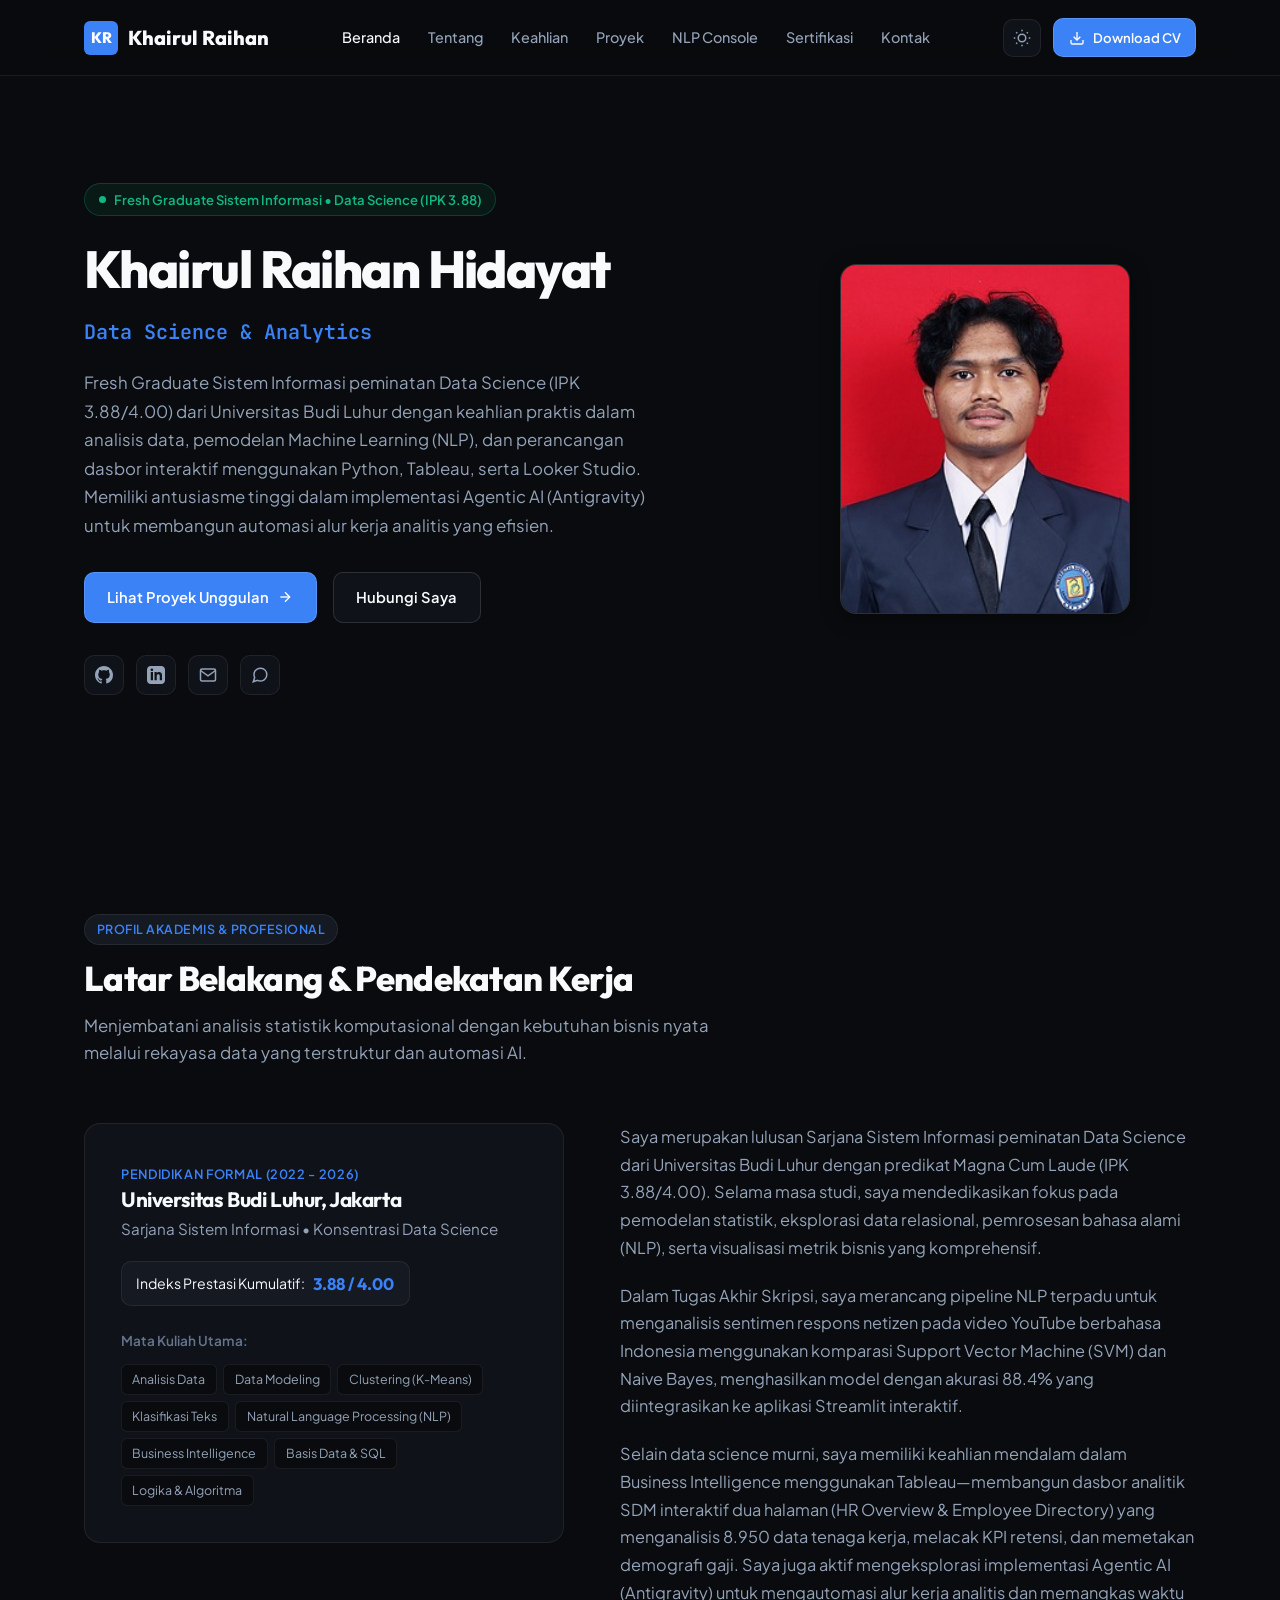
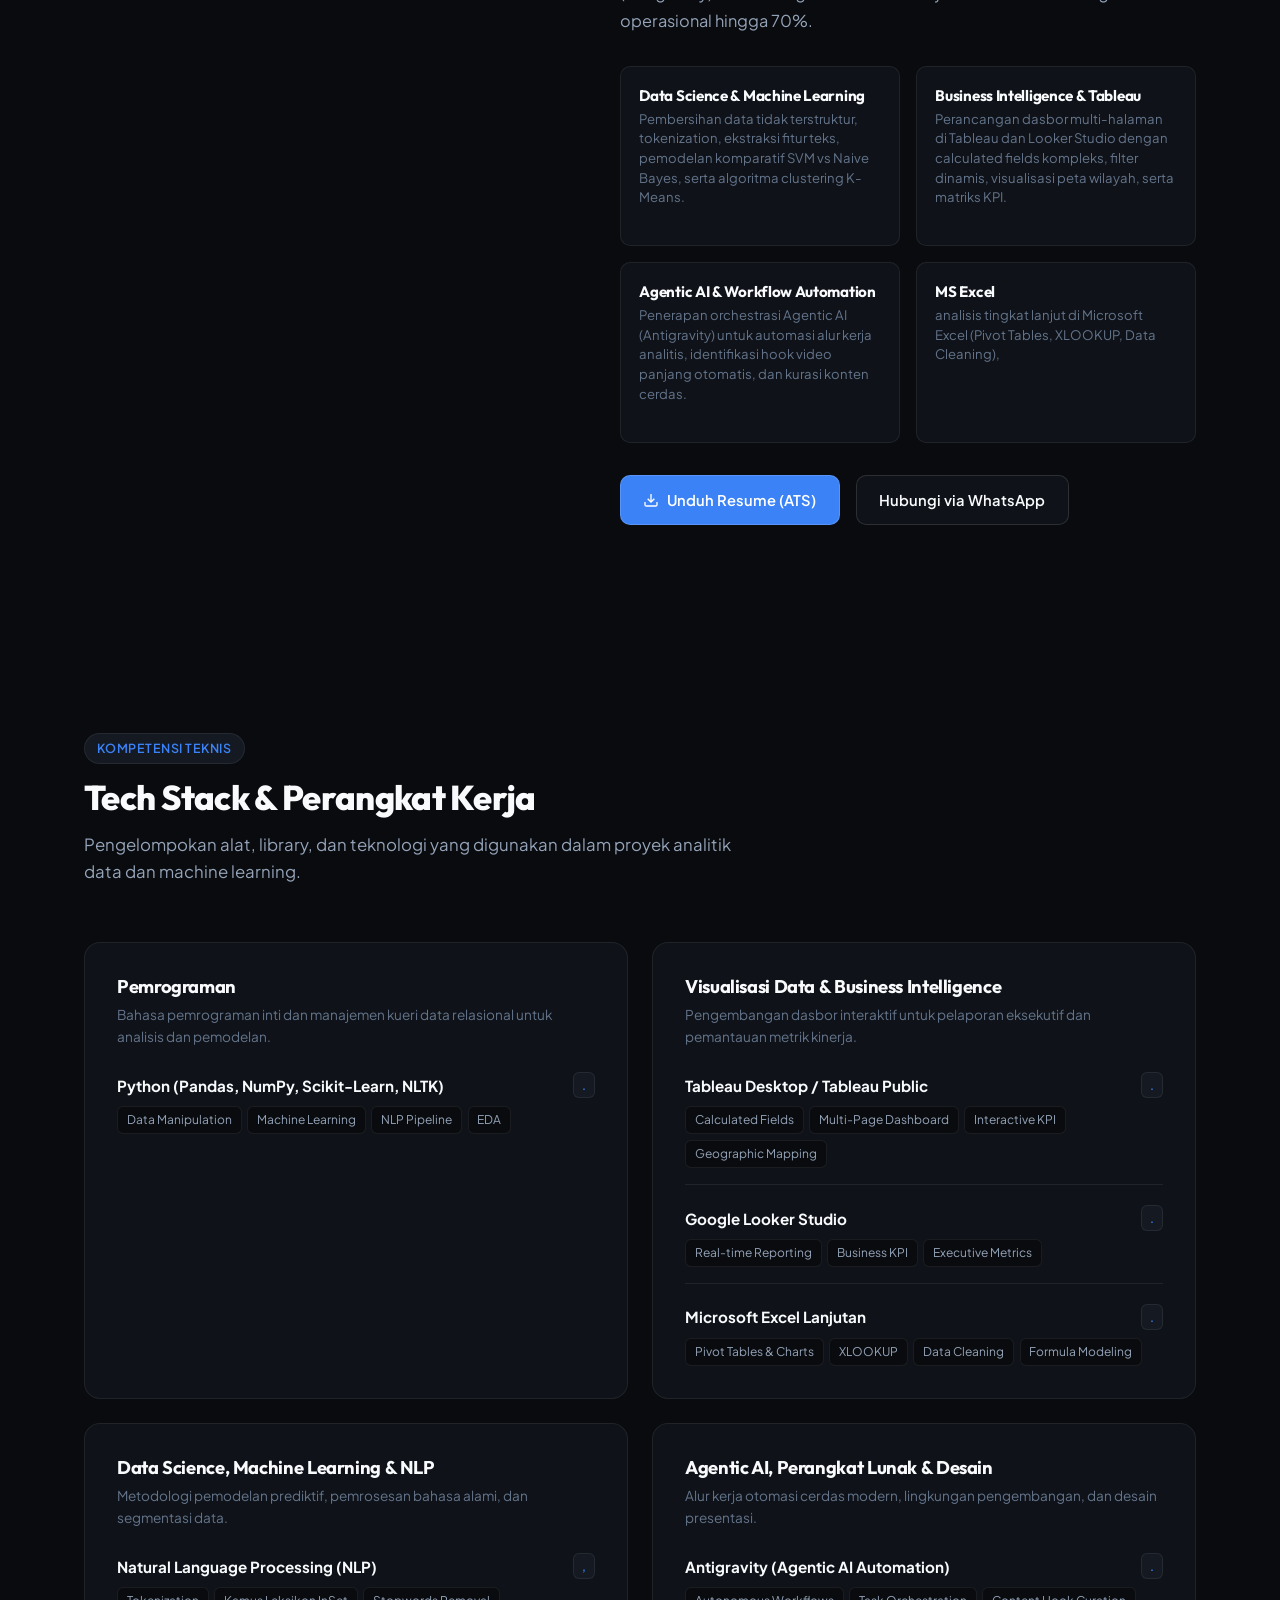
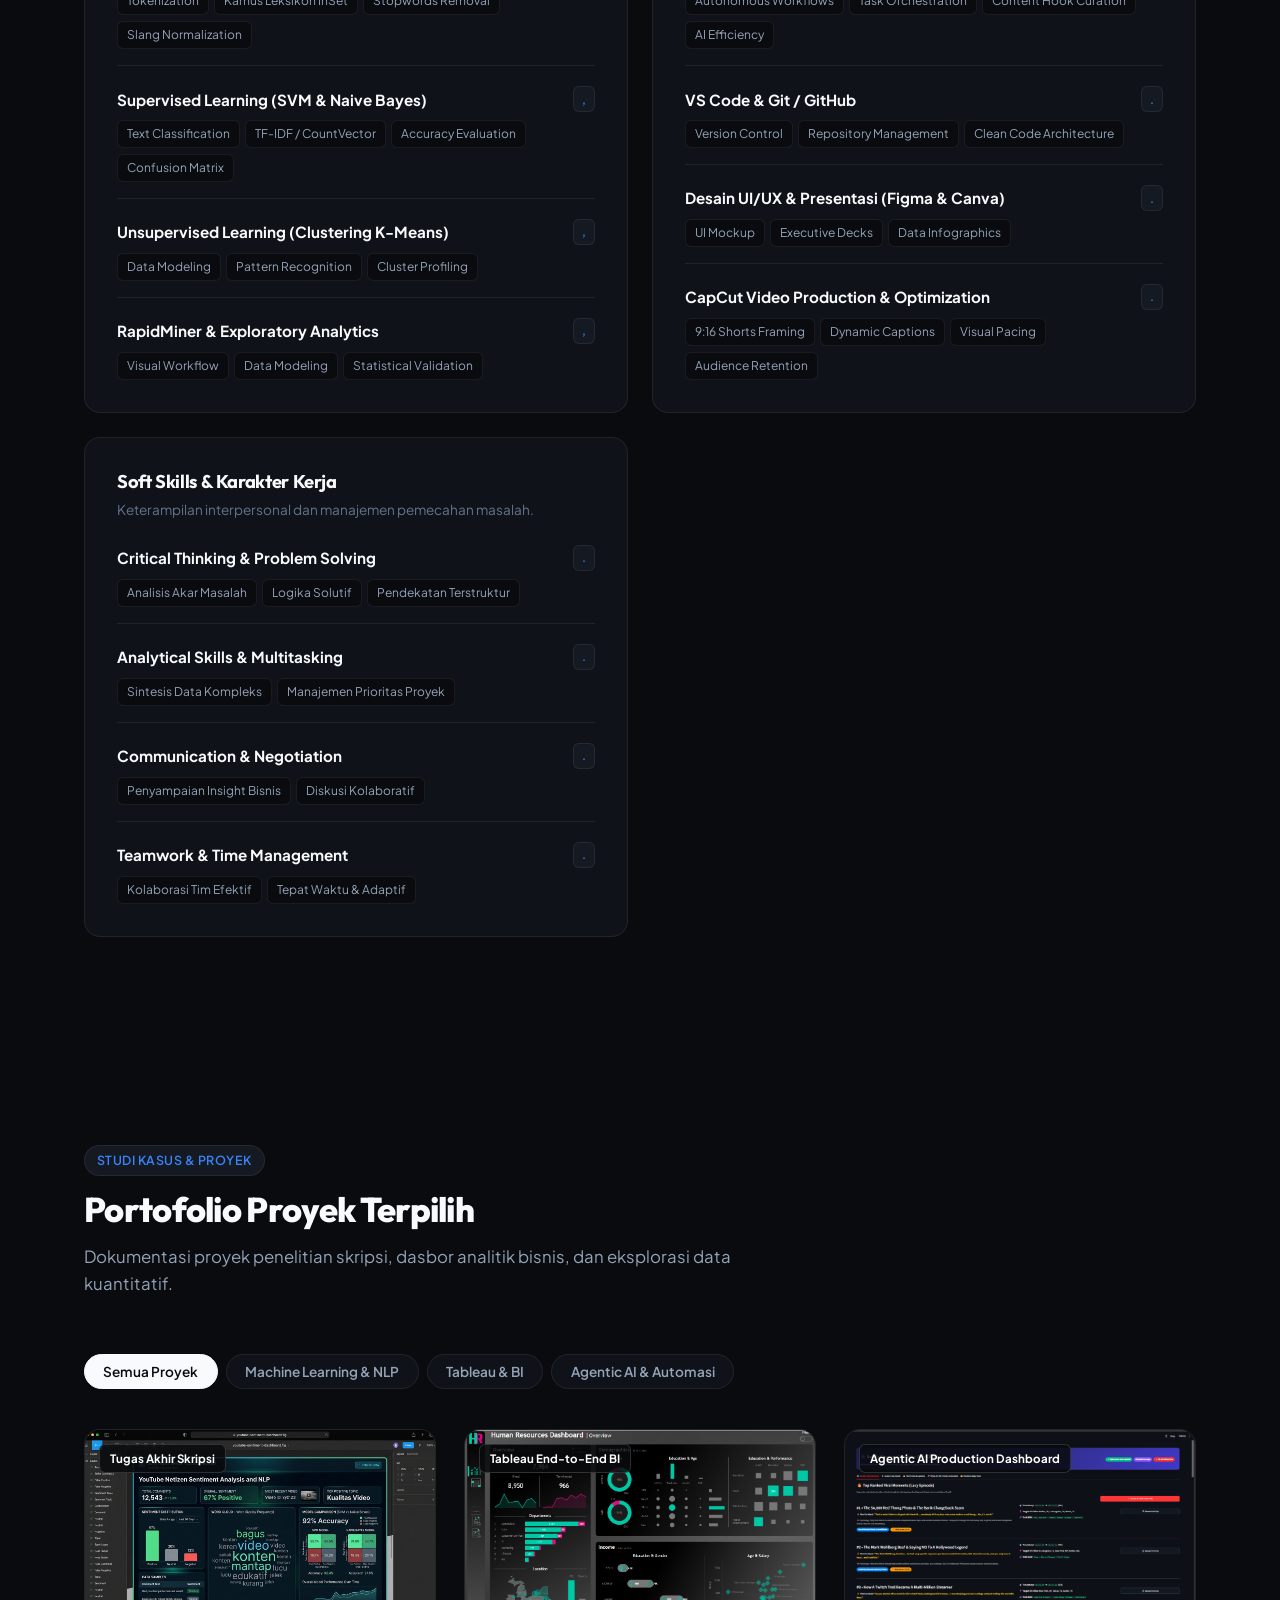
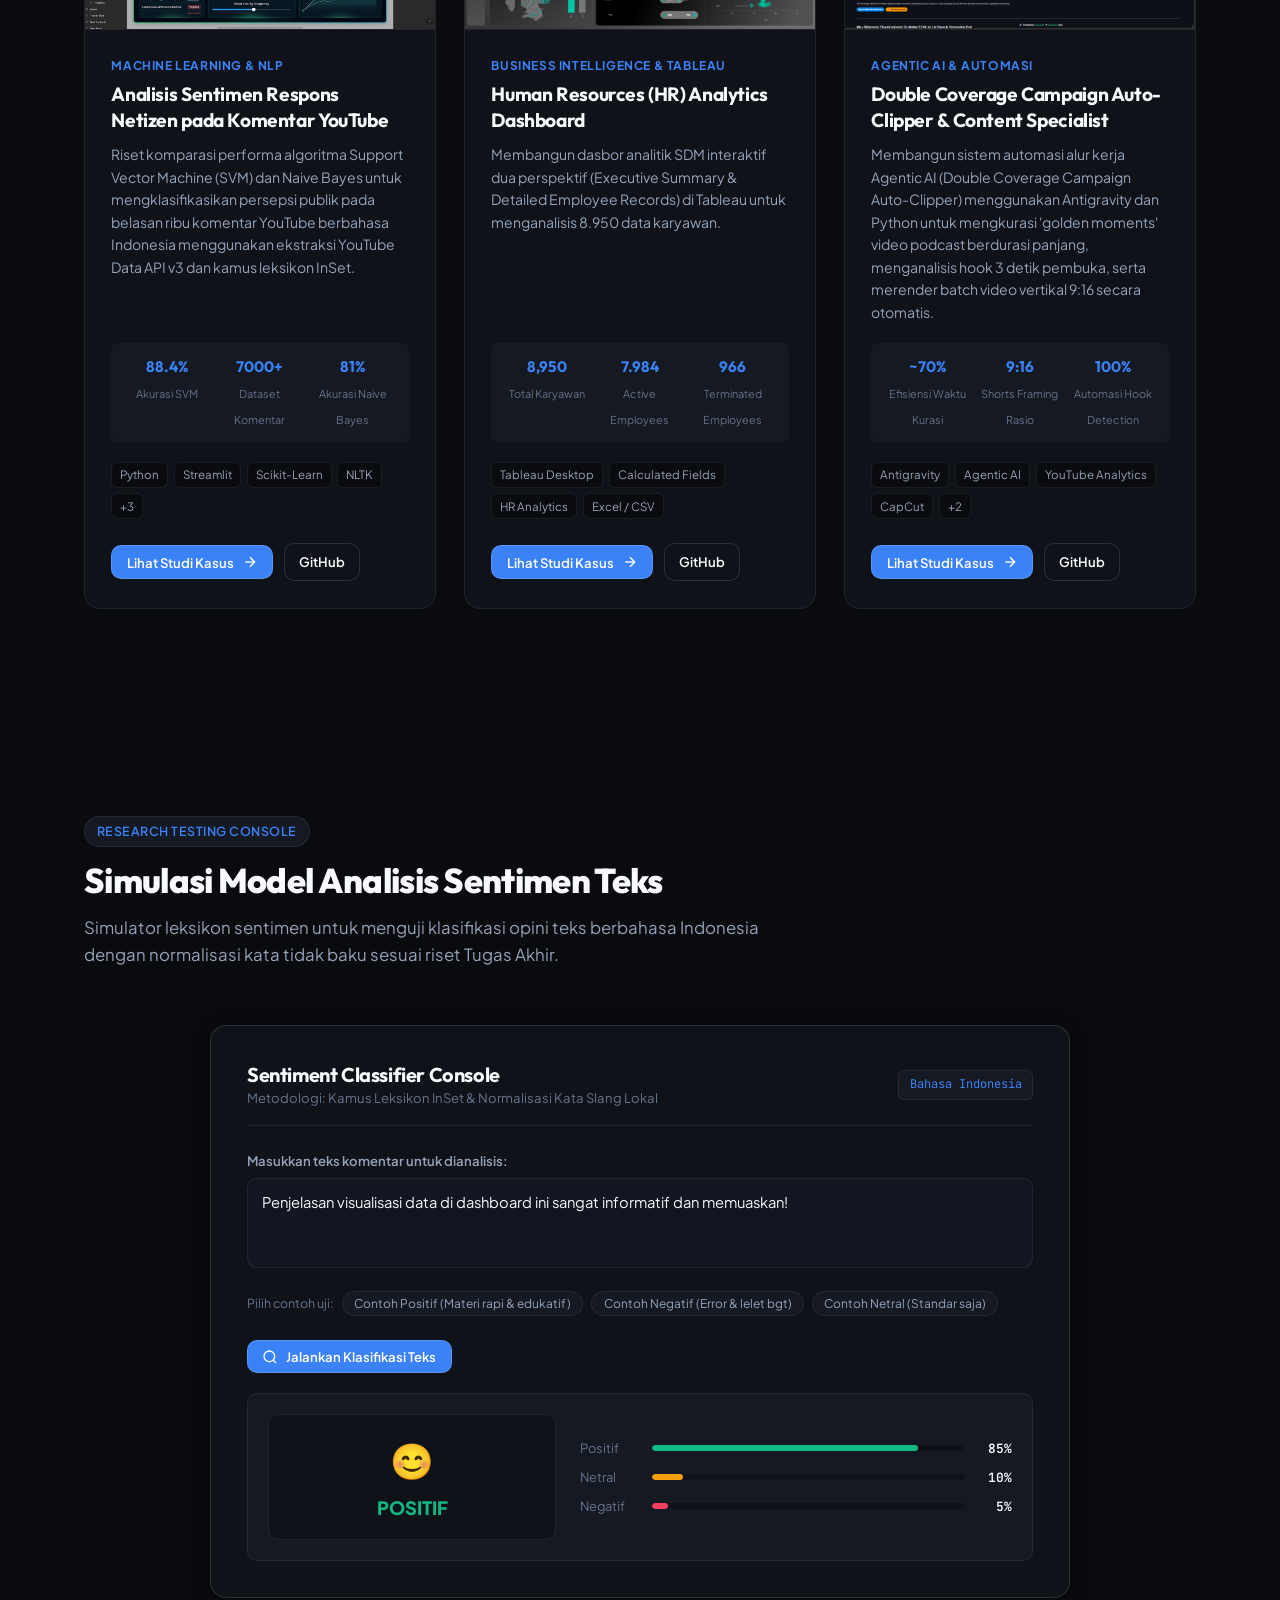
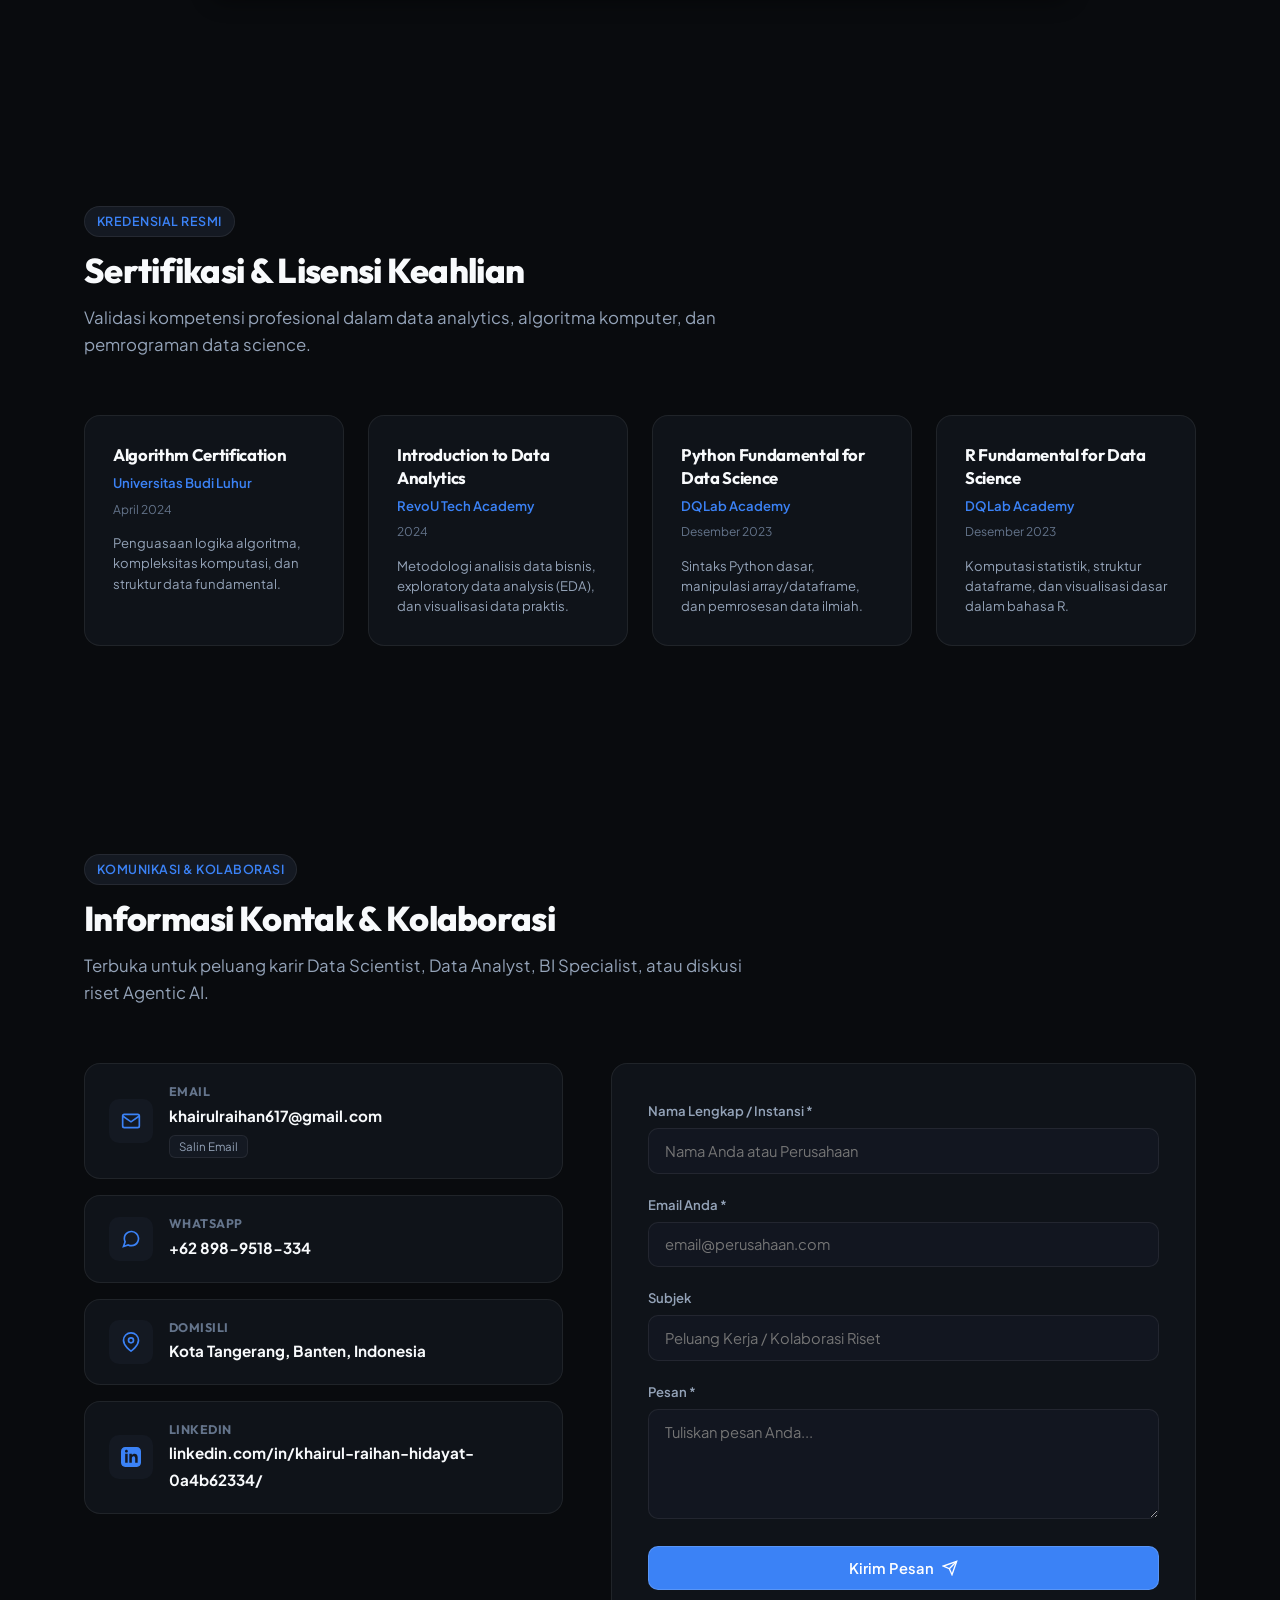
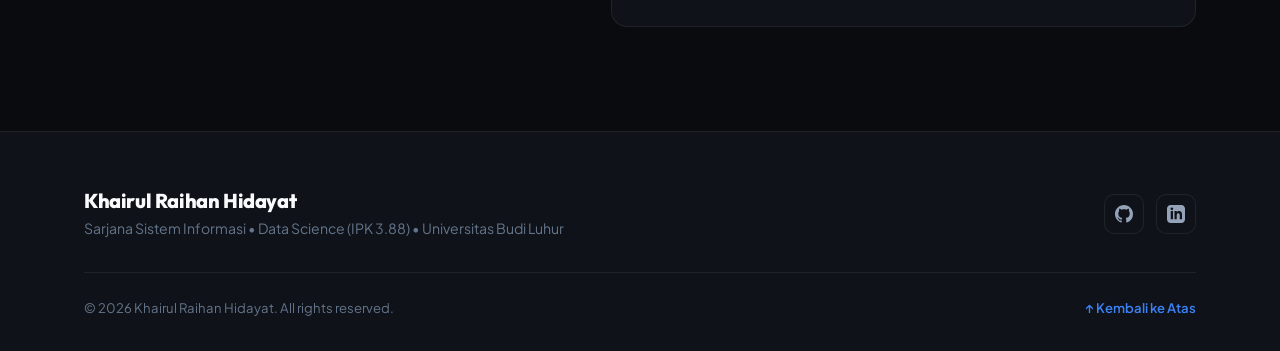
<file: index.html>
<!DOCTYPE html>
<html lang="id" data-theme="dark">
<head>
    <meta charset="UTF-8">
    <meta name="viewport" content="width=device-width, initial-scale=1.0">
    <title>Khairul Raihan Hidayat | Data Science, BI & Agentic AI Portfolio</title>
    
    <!-- Meta SEO Tags -->
    <meta name="description" content="Portofolio resmi Khairul Raihan Hidayat - Sarjana Sistem Informasi (Data Science, IPK 3.88/4.00 Magna Cum Laude) dari Universitas Budi Luhur. Spesialisasi dalam Machine Learning NLP, Tableau Business Intelligence, dan Agentic AI Automasi.">
    <meta name="keywords" content="Khairul Raihan Hidayat, Data Science, Data Analyst, Business Intelligence, Tableau, Agentic AI, Antigravity, Machine Learning, NLP, Universitas Budi Luhur, Python, SQL">
    <meta name="author" content="Khairul Raihan Hidayat">
    
    <!-- Open Graph -->
    <meta property="og:type" content="website">
    <meta property="og:title" content="Khairul Raihan Hidayat | Data Science, BI & Agentic AI Portfolio">
    <meta property="og:description" content="Portofolio Data Science & Business Intelligence: Machine Learning NLP, Dasbor Tableau HR & Komersial, serta Automasi Alur Kerja Agentic AI.">
    <meta property="og:image" content="assets/images/project-nlp.jpg">

    <!-- Google Fonts -->
    <link rel="preconnect" href="https://fonts.googleapis.com">
    <link rel="preconnect" href="https://fonts.gstatic.com" crossorigin>
    <link href="https://fonts.googleapis.com/css2?family=JetBrains+Mono:wght@400;500;600;700&family=Outfit:wght@400;500;600;700;800&family=Plus+Jakarta+Sans:wght@400;500;600;700;800&display=swap" rel="stylesheet">

    <!-- Stylesheets -->
    <link rel="stylesheet" href="css/style.css">
    <link rel="stylesheet" href="css/animations.css">
</head>
<body>

    <!-- Header & Navigation Bar -->
    <header class="navbar" id="navbar">
        <div class="container nav-container">
            <a href="#home" class="logo">
                <div class="logo-badge">KR</div>
                <span id="nav-brand-name">Khairul Raihan</span>
            </a>

            <nav class="nav-menu" id="nav-menu">
                <a href="#home" class="nav-link active">Beranda</a>
                <a href="#about" class="nav-link">Tentang</a>
                <a href="#skills" class="nav-link">Keahlian</a>
                <a href="#projects" class="nav-link">Proyek</a>
                <a href="#demo" class="nav-link">NLP Console</a>
                <a href="#certifications" class="nav-link">Sertifikasi</a>
                <a href="#contact" class="nav-link">Kontak</a>
            </nav>

            <div class="nav-actions">
                <button class="theme-toggle" id="theme-toggle" aria-label="Ganti Tema" title="Ganti Tema">
                    <svg id="theme-icon-sun" viewBox="0 0 24 24" fill="none" stroke="currentColor" stroke-width="2">
                        <circle cx="12" cy="12" r="5"></circle>
                        <line x1="12" y1="1" x2="12" y2="3"></line>
                        <line x1="12" y1="21" x2="12" y2="23"></line>
                        <line x1="4.22" y1="4.22" x2="5.64" y2="5.64"></line>
                        <line x1="18.36" y1="18.36" x2="19.78" y2="19.78"></line>
                        <line x1="1" y1="12" x2="3" y2="12"></line>
                        <line x1="21" y1="12" x2="23" y2="12"></line>
                        <line x1="4.22" y1="19.78" x2="5.64" y2="18.36"></line>
                        <line x1="18.36" y1="5.64" x2="19.78" y2="4.22"></line>
                    </svg>
                    <svg id="theme-icon-moon" style="display: none;" viewBox="0 0 24 24" fill="none" stroke="currentColor" stroke-width="2">
                        <path d="M21 12.79A9 9 0 1 1 11.21 3 7 7 0 0 0 21 12.79z"></path>
                    </svg>
                </button>

                <a href="assets/docs/Khairul_Raihan_Hidayat_CV.pdf" download="Khairul_Raihan_Hidayat_CV.pdf" class="btn btn-primary btn-sm" id="btn-nav-cv">
                    <svg viewBox="0 0 24 24" fill="none" stroke="currentColor" stroke-width="2">
                        <path d="M21 15v4a2 2 0 0 1-2 2H5a2 2 0 0 1-2-2v-4"></path>
                        <polyline points="7 10 12 15 17 10"></polyline>
                        <line x1="12" y1="15" x2="12" y2="3"></line>
                    </svg>
                    <span>Download CV</span>
                </a>

                <div class="hamburger" id="hamburger" aria-label="Buka Menu">
                    <span></span>
                    <span></span>
                    <span></span>
                </div>
            </div>
        </div>
    </header>

    <main>
        <!-- Hero Section -->
        <section class="hero section" id="home">
            <div class="container">
                <div class="hero-grid">
                    <div class="hero-text-content reveal">
                        <div class="hero-status-pill">
                            <span class="status-dot"></span>
                            <span id="hero-status-pill">Fresh Graduate Sistem Informasi • Peminatan Data Science</span>
                        </div>

                        <h1 class="hero-title" id="hero-name">Khairul Raihan Hidayat</h1>

                        <div class="hero-role-line">
                            <span id="typewriter">Data Science & Analytics</span>
                        </div>

                        <p class="hero-bio" id="hero-bio">
                            Lulusan Sarjana Komputer dari Universitas Budi Luhur dengan IPK 3.88/4.00. Berfokus pada siklus analitik data komprehensif: pembersihan dan ekstraksi data berskala besar, pemodelan Machine Learning (NLP), serta perancangan dasbor Business Intelligence interaktif di Tableau.
                        </p>

                        <div class="hero-actions">
                            <a href="#projects" class="btn btn-primary" id="hero-cta-primary">
                                <span id="hero-cta-primary-text">Lihat Portofolio</span>
                                <svg viewBox="0 0 24 24" fill="none" stroke="currentColor" stroke-width="2">
                                    <line x1="5" y1="12" x2="19" y2="12"></line>
                                    <polyline points="12 5 19 12 12 19"></polyline>
                                </svg>
                            </a>
                            <a href="#contact" class="btn btn-secondary" id="hero-cta-secondary">
                                <span id="hero-cta-secondary-text">Hubungi Saya</span>
                            </a>
                        </div>

                        <div class="hero-socials">
                            <a href="https://github.com/KhairulRaihan" target="_blank" rel="noopener noreferrer" class="social-icon-btn" id="hero-github" title="GitHub" aria-label="GitHub">
                                <svg viewBox="0 0 24 24" fill="currentColor">
                                    <path d="M12 0C5.37 0 0 5.37 0 12c0 5.31 3.435 9.795 8.205 11.385.6.105.825-.255.825-.57 0-.285-.015-1.23-.015-2.235-3.015.555-3.795-.735-4.035-1.41-.135-.345-.72-1.41-1.23-1.695-.42-.225-1.02-.78-.015-.795.945-.015 1.62.87 1.845 1.23 1.08 1.815 2.805 1.305 3.495.99.105-.78.42-1.305.765-1.605-2.67-.3-5.46-1.335-5.46-5.925 0-1.305.465-2.385 1.23-3.225-.12-.3-.54-1.53.12-3.18 0 0 1.005-.315 3.3 1.23.96-.27 1.98-.405 3-.405s2.04.135 3 .405c2.295-1.56 3.3-1.23 3.3-1.23.66 1.65.24 2.88.12 3.18.765.84 1.23 1.905 1.23 3.225 0 4.605-2.805 5.625-5.475 5.925.435.375.81 1.095.81 2.22 0 1.605-.015 2.895-.015 3.3 0 .315.225.69.825.57A12.02 12.02 0 0024 12c0-6.63-5.37-12-12-12z"/>
                                </svg>
                            </a>
                            <a href="https://www.linkedin.com/in/khairul-raihan-hidayat" target="_blank" rel="noopener noreferrer" class="social-icon-btn" id="hero-linkedin" title="LinkedIn" aria-label="LinkedIn">
                                <svg viewBox="0 0 24 24" fill="currentColor">
                                    <path d="M19 0h-14c-2.761 0-5 2.239-5 5v14c0 2.761 2.239 5 5 5h14c2.762 0 5-2.239 5-5v-14c0-2.761-2.238-5-5-5zm-11 19h-3v-11h3v11zm-1.5-12.268c-.966 0-1.75-.79-1.75-1.764s.784-1.764 1.75-1.764 1.75.79 1.75 1.764-.783 1.764-1.75 1.764zm13.5 12.268h-3v-5.604c0-3.368-4-3.113-4 0v5.604h-3v-11h3v1.765c1.396-2.586 7-2.777 7 2.476v6.759z"/>
                                </svg>
                            </a>
                            <a href="mailto:khairulraihan617@gmail.com" class="social-icon-btn" id="hero-email" title="Email" aria-label="Email">
                                <svg viewBox="0 0 24 24" fill="none" stroke="currentColor" stroke-width="2">
                                    <path d="M4 4h16c1.1 0 2 .9 2 2v12c0 1.1-.9 2-2 2H4c-1.1 0-2-.9-2-2V6c0-1.1.9-2 2-2z"></path>
                                    <polyline points="22,6 12,13 2,6"></polyline>
                                </svg>
                            </a>
                            <a href="https://wa.me/628989518334" target="_blank" rel="noopener noreferrer" class="social-icon-btn" id="hero-whatsapp" title="WhatsApp" aria-label="WhatsApp">
                                <svg viewBox="0 0 24 24" fill="none" stroke="currentColor" stroke-width="2">
                                    <path d="M21 11.5a8.38 8.38 0 0 1-.9 3.8 8.5 8.5 0 0 1-7.6 4.7 8.38 8.38 0 0 1-3.8-.9L3 21l1.9-5.7a8.38 8.38 0 0 1-.9-3.8 8.5 8.5 0 0 1 4.7-7.6 8.38 8.38 0 0 1 3.8-.9h.5a8.48 8.48 0 0 1 8 8v.5z"></path>
                                </svg>
                            </a>
                        </div>
                    </div>

                    <div class="hero-portrait-card reveal reveal-delay-1">
                        <img src="assets/images/profile.jpg" id="hero-profile-img" alt="Khairul Raihan Hidayat" />
                    </div>
                </div>
            </div>
        </section>

        <!-- About Section -->
        <section class="section" id="about">
            <div class="container">
                <div class="section-header reveal">
                    <span class="section-badge" id="about-badge">Profil Akademis & Profesional</span>
                    <h2 class="section-title" id="about-title">Latar Belakang & Pendekatan Kerja</h2>
                    <p class="section-desc" id="about-desc">Menjembatani analisis statistik murni dengan kebutuhan bisnis nyata melalui rekayasa data yang terstruktur.</p>
                </div>

                <div class="about-layout">
                    <div class="about-card reveal">
                        <span class="about-edu-tag">Pendidikan Formal (<span id="about-period">2022 - 2026</span>)</span>
                        <h3 class="about-edu-title" id="about-institution">Universitas Budi Luhur, Jakarta</h3>
                        <p class="about-edu-degree" id="about-degree">Sarjana Komputer (S.Kom) - Sistem Informasi • Peminatan Data Science</p>

                        <div class="about-gpa-pill">
                            <span>Indeks Prestasi Kumulatif:</span>
                            <strong id="about-gpa">3.88 / 4.00</strong>
                        </div>

                        <p style="font-size: 0.85rem; color: var(--text-muted); margin-bottom: 0.75rem; font-weight: 600;">Mata Kuliah Utama:</p>
                        <div class="about-course-chips" id="about-course-chips">
                            <!-- Rendered dynamically from data.js -->
                        </div>
                    </div>

                    <div class="about-story reveal reveal-delay-1">
                        <div id="about-story-container">
                            <!-- Rendered dynamically from data.js -->
                        </div>

                        <div class="competency-grid" id="about-competencies-grid">
                            <!-- Rendered dynamically from data.js -->
                        </div>

                        <div style="display: flex; gap: 1rem; flex-wrap: wrap;">
                            <a href="assets/docs/Khairul_Raihan_Hidayat_CV.pdf" download="Khairul_Raihan_Hidayat_CV.pdf" class="btn btn-primary" id="btn-about-cv">
                                <svg viewBox="0 0 24 24" fill="none" stroke="currentColor" stroke-width="2">
                                    <path d="M21 15v4a2 2 0 0 1-2 2H5a2 2 0 0 1-2-2v-4"></path>
                                    <polyline points="7 10 12 15 17 10"></polyline>
                                    <line x1="12" y1="15" x2="12" y2="3"></line>
                                </svg>
                                <span>Unduh Resume (ATS)</span>
                            </a>
                            <a href="https://wa.me/628989518334" target="_blank" rel="noopener noreferrer" class="btn btn-secondary" id="btn-about-whatsapp">
                                <span>Hubungi via WhatsApp</span>
                            </a>
                        </div>
                    </div>
                </div>
            </div>
        </section>

        <!-- Skills Section -->
        <section class="section" id="skills">
            <div class="container">
                <div class="section-header reveal">
                    <span class="section-badge">Kompetensi Teknis</span>
                    <h2 class="section-title">Tech Stack & Perangkat Kerja</h2>
                    <p class="section-desc">Pengelompokan alat, library, dan teknologi yang digunakan dalam proyek analitik data dan machine learning.</p>
                </div>

                <div class="skills-matrix" id="skills-container">
                    <!-- Rendered dynamically from data.js -->
                </div>
            </div>
        </section>

        <!-- Projects Showcase Section -->
        <section class="section" id="projects">
            <div class="container">
                <div class="section-header reveal">
                    <span class="section-badge">Studi Kasus & Proyek</span>
                    <h2 class="section-title">Portofolio Proyek Terpilih</h2>
                    <p class="section-desc">Dokumentasi proyek penelitian skripsi, dasbor analitik bisnis, dan eksplorasi data kuantitatif.</p>
                </div>

                <div class="project-filter-bar reveal">
                    <button class="filter-btn active" data-filter="all">Semua Proyek</button>
                    <button class="filter-btn" data-filter="ml-nlp">Machine Learning & NLP</button>
                    <button class="filter-btn" data-filter="bi-tableau">Tableau & BI</button>
                    <button class="filter-btn" data-filter="ai-agentic">Agentic AI & Automasi</button>
                </div>

                <div class="projects-grid" id="projects-grid">
                    <!-- Rendered dynamically from data.js -->
                </div>
            </div>
        </section>

        <!-- Interactive Research Console / Demo Section -->
        <section class="section" id="demo">
            <div class="container">
                <div class="section-header reveal">
                    <span class="section-badge" id="nlp-badge">Research Testing Console</span>
                    <h2 class="section-title" id="nlp-title">Pengujian Langsung Model NLP</h2>
                    <p class="section-desc" id="nlp-desc">Simulator leksikon sentimen untuk menguji klasifikasi opini teks berbahasa Indonesia dengan normalisasi kata tidak baku.</p>
                </div>

                <div class="console-card reveal">
                    <div class="console-header">
                        <div class="console-title">
                            <h3 id="nlp-console-title">Sentiment Classifier Console</h3>
                            <p id="nlp-console-subtitle">Metodologi: Kamus Leksikon InSet & Pembobotan Sentimen</p>
                        </div>
                        <span class="console-badge" id="nlp-console-badge">Bahasa Indonesia</span>
                    </div>

                    <label for="analyzer-input" class="form-label">Masukkan teks komentar untuk dianalisis:</label>
                    <textarea id="analyzer-input" class="console-textarea" placeholder="Contoh: Penjelasan visualisasi data di dashboard ini sangat informatif dan memuaskan!">Penjelasan visualisasi data di dashboard ini sangat informatif dan memuaskan!</textarea>

                    <div class="sample-prompts-row" id="nlp-sample-chips-container">
                        <!-- Rendered dynamically from data.js -->
                    </div>

                    <div style="margin-bottom: 1.25rem;">
                        <button class="btn btn-primary btn-sm" id="btn-analyze-text">
                            <svg viewBox="0 0 24 24" fill="none" stroke="currentColor" stroke-width="2">
                                <circle cx="11" cy="11" r="8"></circle>
                                <line x1="21" y1="21" x2="16.65" y2="16.65"></line>
                            </svg>
                            <span>Jalankan Klasifikasi Teks</span>
                        </button>
                    </div>

                    <div class="console-result-grid" id="analyzer-result">
                        <div class="sentiment-output-box">
                            <div class="sentiment-emoji" id="sentiment-emoji">😊</div>
                            <div class="sentiment-label positive" id="sentiment-label">POSITIF</div>
                        </div>

                        <div class="prob-bars-list">
                            <div class="prob-bar-row">
                                <span class="prob-name">Positif</span>
                                <div class="prob-track">
                                    <div class="prob-fill pos" id="prob-pos-fill" style="width: 85%;"></div>
                                </div>
                                <span class="prob-val" id="prob-pos-val">85%</span>
                            </div>
                            <div class="prob-bar-row">
                                <span class="prob-name">Netral</span>
                                <div class="prob-track">
                                    <div class="prob-fill neu" id="prob-neu-fill" style="width: 10%;"></div>
                                </div>
                                <span class="prob-val" id="prob-neu-val">10%</span>
                            </div>
                            <div class="prob-bar-row">
                                <span class="prob-name">Negatif</span>
                                <div class="prob-track">
                                    <div class="prob-fill neg" id="prob-neg-fill" style="width: 5%;"></div>
                                </div>
                                <span class="prob-val" id="prob-neg-val">5%</span>
                            </div>
                        </div>
                    </div>
                </div>
            </div>
        </section>

        <!-- Certifications Section -->
        <section class="section" id="certifications">
            <div class="container">
                <div class="section-header reveal">
                    <span class="section-badge">Kredensial Resmi</span>
                    <h2 class="section-title">Sertifikasi & Lisensi Keahlian</h2>
                    <p class="section-desc">Validasi kompetensi profesional dalam data analytics, algoritma komputer, dan pemrograman data science.</p>
                </div>

                <div class="certifications-grid" id="certifications-grid">
                    <!-- Rendered dynamically from data.js -->
                </div>
            </div>
        </section>

        <!-- Contact Section -->
        <section class="section" id="contact">
            <div class="container">
                <div class="section-header reveal">
                    <span class="section-badge" id="contact-badge">Komunikasi & Kontak</span>
                    <h2 class="section-title" id="contact-title">Informasi Kontak & Kolaborasi</h2>
                    <p class="section-desc" id="contact-desc">Terbuka untuk peluang karir Data Scientist, Data Analyst, BI Specialist, atau diskusi riset.</p>
                </div>

                <div class="contact-layout">
                    <div class="contact-info-column reveal">
                        <div class="contact-card-item">
                            <div class="contact-icon-box">
                                <svg viewBox="0 0 24 24" fill="none" stroke="currentColor" stroke-width="2">
                                    <path d="M4 4h16c1.1 0 2 .9 2 2v12c0 1.1-.9 2-2 2H4c-1.1 0-2-.9-2-2V6c0-1.1.9-2 2-2z"></path>
                                    <polyline points="22,6 12,13 2,6"></polyline>
                                </svg>
                            </div>
                            <div class="contact-info-details">
                                <h4>Email</h4>
                                <a href="mailto:khairulraihan617@gmail.com" id="contact-email-link">khairulraihan617@gmail.com</a>
                                <br>
                                <button type="button" class="copy-btn" id="btn-copy-email">Salin Email</button>
                            </div>
                        </div>

                        <div class="contact-card-item">
                            <div class="contact-icon-box">
                                <svg viewBox="0 0 24 24" fill="none" stroke="currentColor" stroke-width="2">
                                    <path d="M21 11.5a8.38 8.38 0 0 1-.9 3.8 8.5 8.5 0 0 1-7.6 4.7 8.38 8.38 0 0 1-3.8-.9L3 21l1.9-5.7a8.38 8.38 0 0 1-.9-3.8 8.5 8.5 0 0 1 4.7-7.6 8.38 8.38 0 0 1 3.8-.9h.5a8.48 8.48 0 0 1 8 8v.5z"></path>
                                </svg>
                            </div>
                            <div class="contact-info-details">
                                <h4>WhatsApp</h4>
                                <a href="https://wa.me/628989518334" target="_blank" rel="noopener noreferrer" id="contact-whatsapp-link">+62 898-951-8334</a>
                            </div>
                        </div>

                        <div class="contact-card-item">
                            <div class="contact-icon-box">
                                <svg viewBox="0 0 24 24" fill="none" stroke="currentColor" stroke-width="2">
                                    <path d="M21 10c0 7-9 13-9 13s-9-6-9-13a9 9 0 0 1 18 0z"></path>
                                    <circle cx="12" cy="10" r="3"></circle>
                                </svg>
                            </div>
                            <div class="contact-info-details">
                                <h4>Domisili</h4>
                                <p id="contact-location">Kota Tangerang, Banten, Indonesia</p>
                            </div>
                        </div>

                        <div class="contact-card-item">
                            <div class="contact-icon-box">
                                <svg viewBox="0 0 24 24" fill="currentColor">
                                    <path d="M19 0h-14c-2.761 0-5 2.239-5 5v14c0 2.761 2.239 5 5 5h14c2.762 0 5-2.239 5-5v-14c0-2.761-2.238-5-5-5zm-11 19h-3v-11h3v11zm-1.5-12.268c-.966 0-1.75-.79-1.75-1.764s.784-1.764 1.75-1.764 1.75.79 1.75 1.764-.783 1.764-1.75 1.764zm13.5 12.268h-3v-5.604c0-3.368-4-3.113-4 0v5.604h-3v-11h3v1.765c1.396-2.586 7-2.777 7 2.476v6.759z"/>
                                </svg>
                            </div>
                            <div class="contact-info-details">
                                <h4>LinkedIn</h4>
                                <a href="https://www.linkedin.com/in/khairul-raihan-hidayat" target="_blank" rel="noopener noreferrer" id="contact-linkedin-link">linkedin.com/in/khairul-raihan-hidayat</a>
                            </div>
                        </div>
                    </div>

                    <div class="contact-form-container reveal reveal-delay-1">
                        <form id="contact-form">
                            <div class="form-group">
                                <label for="sender-name" class="form-label">Nama Lengkap / Instansi *</label>
                                <input type="text" id="sender-name" class="form-control" placeholder="Nama Anda atau Perusahaan" required>
                            </div>

                            <div class="form-group">
                                <label for="sender-email" class="form-label">Email Anda *</label>
                                <input type="email" id="sender-email" class="form-control" placeholder="email@perusahaan.com" required>
                            </div>

                            <div class="form-group">
                                <label for="sender-subject" class="form-label">Subjek</label>
                                <input type="text" id="sender-subject" class="form-control" placeholder="Peluang Kerja / Kolaborasi Riset">
                            </div>

                            <div class="form-group">
                                <label for="sender-message" class="form-label">Pesan *</label>
                                <textarea id="sender-message" class="form-control" placeholder="Tuliskan pesan Anda..." required></textarea>
                            </div>

                            <button type="submit" class="btn btn-primary" style="width: 100%;">
                                <span>Kirim Pesan</span>
                                <svg viewBox="0 0 24 24" fill="none" stroke="currentColor" stroke-width="2">
                                    <line x1="22" y1="2" x2="11" y2="13"></line>
                                    <polygon points="22 2 15 22 11 13 2 9 22 2"></polygon>
                                </svg>
                            </button>
                        </form>
                    </div>
                </div>
            </div>
        </section>
    </main>

    <!-- Project Detail Modal -->
    <div class="modal-overlay" id="project-modal">
        <div class="modal-content">
            <button class="modal-close-btn" id="modal-close-btn" aria-label="Tutup Modal">
                <svg viewBox="0 0 24 24" width="18" height="18" fill="none" stroke="currentColor" stroke-width="2">
                    <line x1="18" y1="6" x2="6" y2="18"></line>
                    <line x1="6" y1="6" x2="18" y2="18"></line>
                </svg>
            </button>
            <div class="modal-body" id="modal-dynamic-body">
                <!-- Injected via JavaScript -->
            </div>
        </div>
    </div>

    <!-- Footer -->
    <footer class="footer">
        <div class="container">
            <div class="footer-top">
                <div>
                    <h3 style="font-size: 1.25rem; font-weight: 800; margin-bottom: 0.25rem;" id="footer-title">Khairul Raihan Hidayat</h3>
                    <p style="font-size: 0.88rem; color: var(--text-muted);" id="footer-subtitle">Sarjana Komputer • Sistem Informasi (Data Science) • Universitas Budi Luhur</p>
                </div>

                <div class="hero-socials">
                    <a href="https://github.com/KhairulRaihan" target="_blank" rel="noopener noreferrer" class="social-icon-btn" id="footer-github" title="GitHub">
                        <svg viewBox="0 0 24 24" fill="currentColor">
                            <path d="M12 0C5.37 0 0 5.37 0 12c0 5.31 3.435 9.795 8.205 11.385.6.105.825-.255.825-.57 0-.285-.015-1.23-.015-2.235-3.015.555-3.795-.735-4.035-1.41-.135-.345-.72-1.41-1.23-1.695-.42-.225-1.02-.78-.015-.795.945-.015 1.62.87 1.845 1.23 1.08 1.815 2.805 1.305 3.495.99.105-.78.42-1.305.765-1.605-2.67-.3-5.46-1.335-5.46-5.925 0-1.305.465-2.385 1.23-3.225-.12-.3-.54-1.53.12-3.18 0 0 1.005-.315 3.3 1.23.96-.27 1.98-.405 3-.405s2.04.135 3 .405c2.295-1.56 3.3-1.23 3.3-1.23.66 1.65.24 2.88.12 3.18.765.84 1.23 1.905 1.23 3.225 0 4.605-2.805 5.625-5.475 5.925.435.375.81 1.095.81 2.22 0 1.605-.015 2.895-.015 3.3 0 .315.225.69.825.57A12.02 12.02 0 0024 12c0-6.63-5.37-12-12-12z"/>
                        </svg>
                    </a>
                    <a href="https://www.linkedin.com/in/khairul-raihan-hidayat" target="_blank" rel="noopener noreferrer" class="social-icon-btn" id="footer-linkedin" title="LinkedIn">
                        <svg viewBox="0 0 24 24" fill="currentColor">
                            <path d="M19 0h-14c-2.761 0-5 2.239-5 5v14c0 2.761 2.239 5 5 5h14c2.762 0 5-2.239 5-5v-14c0-2.761-2.238-5-5-5zm-11 19h-3v-11h3v11zm-1.5-12.268c-.966 0-1.75-.79-1.75-1.764s.784-1.764 1.75-1.764 1.75.79 1.75 1.764-.783 1.764-1.75 1.764zm13.5 12.268h-3v-5.604c0-3.368-4-3.113-4 0v5.604h-3v-11h3v1.765c1.396-2.586 7-2.777 7 2.476v6.759z"/>
                        </svg>
                    </a>
                </div>
            </div>

            <div class="footer-bottom">
                <p id="footer-copyright">&copy; 2026 Khairul Raihan Hidayat. All rights reserved.</p>
                <a href="#home" style="color: var(--accent-blue); font-weight: 600;">&uarr; Kembali ke Atas</a>
            </div>
        </div>
    </footer>

    <!-- Scripts -->
    <script src="js/data.js"></script>
    <script src="js/main.js"></script>
</body>
</html>
</file>
<file: css/style.css>
/* ==========================================================================
   BESPOKE PORTFOLIO DESIGN SYSTEM (Human-Crafted & Anti-AI Slop)
   Khairul Raihan Hidayat - Data Science & Business Intelligence
   ========================================================================== */

/* --- Root Design Tokens (Refined Obsidian Palette) --- */
:root {
    --font-heading: 'Outfit', -apple-system, BlinkMacSystemFont, 'Segoe UI', Roboto, sans-serif;
    --font-body: 'Plus Jakarta Sans', -apple-system, BlinkMacSystemFont, 'Segoe UI', Roboto, sans-serif;
    --font-mono: 'JetBrains Mono', 'Fira Code', monospace;

    /* Base Colors - Dark Theme (Default) */
    --bg-base: #090b0e;
    --bg-surface: #0f1319;
    --bg-surface-elevated: #141922;
    --bg-surface-hover: #19202c;
    --bg-input: #121620;
    
    --border-subtle: rgba(255, 255, 255, 0.07);
    --border-medium: rgba(255, 255, 255, 0.12);
    --border-active: rgba(59, 130, 246, 0.4);

    --text-primary: #f8fafc;
    --text-secondary: #94a3b8;
    --text-muted: #64748b;
    --text-dim: #475569;

    /* Intentional Accent Palette (Restrained & Purposeful) */
    --accent-blue: #3b82f6;
    --accent-blue-hover: #2563eb;
    --accent-emerald: #10b981;
    --accent-amber: #f59e0b;
    --accent-rose: #f43f5e;

    /* Soft Elevated Shadows (No Harsh Neon Glows) */
    --shadow-sm: 0 1px 3px rgba(0, 0, 0, 0.3);
    --shadow-md: 0 4px 20px rgba(0, 0, 0, 0.4);
    --shadow-lg: 0 10px 30px rgba(0, 0, 0, 0.5);

    /* Layout & Geometry */
    --max-width: 1160px;
    --nav-height: 76px;
    --radius-sm: 6px;
    --radius-md: 10px;
    --radius-lg: 16px;
    --radius-full: 9999px;

    --transition-fast: 0.15s cubic-bezier(0.16, 1, 0.3, 1);
    --transition-normal: 0.25s cubic-bezier(0.16, 1, 0.3, 1);
}

/* --- Clean Light Mode Overrides --- */
[data-theme="light"] {
    --bg-base: #f8fafc;
    --bg-surface: #ffffff;
    --bg-surface-elevated: #f1f5f9;
    --bg-surface-hover: #e2e8f0;
    --bg-input: #ffffff;

    --border-subtle: rgba(0, 0, 0, 0.08);
    --border-medium: rgba(0, 0, 0, 0.14);
    --border-active: rgba(37, 99, 235, 0.4);

    --text-primary: #0f172a;
    --text-secondary: #475569;
    --text-muted: #64748b;
    --text-dim: #94a3b8;

    --shadow-sm: 0 1px 3px rgba(0, 0, 0, 0.05);
    --shadow-md: 0 4px 20px rgba(0, 0, 0, 0.06);
    --shadow-lg: 0 10px 30px rgba(0, 0, 0, 0.08);
}

/* --- Reset & Global Base --- */
*, *::before, *::after {
    box-sizing: border-box;
    margin: 0;
    padding: 0;
}

html {
    scroll-behavior: smooth;
    font-size: 16px;
}

body {
    font-family: var(--font-body);
    background-color: var(--bg-base);
    color: var(--text-primary);
    line-height: 1.65;
    overflow-x: hidden;
    min-height: 100vh;
    transition: background-color var(--transition-normal), color var(--transition-normal);
}

/* Clean Custom Scrollbar */
::-webkit-scrollbar {
    width: 8px;
}
::-webkit-scrollbar-track {
    background: var(--bg-base);
}
::-webkit-scrollbar-thumb {
    background: #1e293b;
    border-radius: 4px;
}
::-webkit-scrollbar-thumb:hover {
    background: var(--accent-blue);
}

/* Typography */
h1, h2, h3, h4, h5, h6 {
    font-family: var(--font-heading);
    font-weight: 700;
    color: var(--text-primary);
    letter-spacing: -0.02em;
    line-height: 1.25;
}

a {
    color: inherit;
    text-decoration: none;
    transition: color var(--transition-fast);
}

img {
    max-width: 100%;
    height: auto;
    display: block;
}

ul {
    list-style: none;
}

button, input, textarea, select {
    font-family: inherit;
    font-size: inherit;
    color: inherit;
    border: none;
    outline: none;
    background: none;
}

.container {
    width: 100%;
    max-width: var(--max-width);
    margin: 0 auto;
    padding: 0 1.5rem;
    position: relative;
    z-index: 1;
}

.section {
    padding: 6.5rem 0;
    position: relative;
}

/* Section Header */
.section-header {
    margin-bottom: 3.5rem;
}

.section-badge {
    display: inline-flex;
    align-items: center;
    gap: 0.4rem;
    padding: 0.25rem 0.75rem;
    background: var(--bg-surface-elevated);
    border: 1px solid var(--border-subtle);
    border-radius: var(--radius-full);
    color: var(--accent-blue);
    font-size: 0.78rem;
    font-weight: 600;
    letter-spacing: 0.04em;
    text-transform: uppercase;
    margin-bottom: 0.75rem;
}

.section-title {
    font-size: 2.15rem;
    font-weight: 800;
    margin-bottom: 0.75rem;
}

.section-desc {
    color: var(--text-secondary);
    font-size: 1.05rem;
    max-width: 680px;
}

/* --- Buttons --- */
.btn {
    display: inline-flex;
    align-items: center;
    justify-content: center;
    gap: 0.5rem;
    padding: 0.75rem 1.4rem;
    border-radius: var(--radius-md);
    font-size: 0.92rem;
    font-weight: 600;
    cursor: pointer;
    transition: all var(--transition-fast);
    text-decoration: none;
}

.btn svg {
    width: 16px;
    height: 16px;
    transition: transform var(--transition-fast);
}

.btn:hover svg {
    transform: translateX(2px);
}

.btn-primary {
    background: var(--accent-blue);
    color: #ffffff;
    border: 1px solid rgba(255, 255, 255, 0.15);
}

.btn-primary:hover {
    background: var(--accent-blue-hover);
    transform: translateY(-2px);
    box-shadow: 0 4px 15px rgba(59, 130, 246, 0.3);
}

.btn-secondary {
    background: var(--bg-surface);
    color: var(--text-primary);
    border: 1px solid var(--border-medium);
}

.btn-secondary:hover {
    background: var(--bg-surface-hover);
    border-color: var(--accent-blue);
    transform: translateY(-2px);
}

.btn-sm {
    padding: 0.45rem 0.9rem;
    font-size: 0.82rem;
}

/* --- Header & Navigation --- */
.navbar {
    position: fixed;
    top: 0;
    left: 0;
    width: 100%;
    height: var(--nav-height);
    background: rgba(9, 11, 14, 0.85);
    backdrop-filter: blur(16px);
    -webkit-backdrop-filter: blur(16px);
    border-bottom: 1px solid var(--border-subtle);
    z-index: 1000;
    transition: all var(--transition-fast);
}

[data-theme="light"] .navbar {
    background: rgba(248, 250, 252, 0.9);
}

.navbar.scrolled {
    height: 68px;
    box-shadow: var(--shadow-sm);
}

.nav-container {
    display: flex;
    align-items: center;
    justify-content: space-between;
    height: 100%;
}

.logo {
    display: flex;
    align-items: center;
    gap: 0.65rem;
    font-family: var(--font-heading);
    font-weight: 800;
    font-size: 1.25rem;
}

.logo-badge {
    width: 34px;
    height: 34px;
    border-radius: var(--radius-sm);
    background: var(--accent-blue);
    display: flex;
    align-items: center;
    justify-content: center;
    color: #ffffff;
    font-weight: 800;
    font-size: 0.95rem;
}

.nav-menu {
    display: flex;
    align-items: center;
    gap: 1.75rem;
}

.nav-link {
    font-size: 0.9rem;
    font-weight: 500;
    color: var(--text-secondary);
    transition: color var(--transition-fast);
}

.nav-link:hover, .nav-link.active {
    color: var(--text-primary);
}

.nav-actions {
    display: flex;
    align-items: center;
    gap: 0.75rem;
}

.theme-toggle {
    width: 38px;
    height: 38px;
    border-radius: var(--radius-md);
    background: var(--bg-surface);
    border: 1px solid var(--border-subtle);
    display: flex;
    align-items: center;
    justify-content: center;
    color: var(--text-secondary);
    cursor: pointer;
    transition: all var(--transition-fast);
}

.theme-toggle:hover {
    color: var(--text-primary);
    border-color: var(--border-medium);
}

.theme-toggle svg {
    width: 18px;
    height: 18px;
}

.hamburger {
    display: none;
    flex-direction: column;
    gap: 5px;
    width: 38px;
    height: 38px;
    justify-content: center;
    align-items: center;
    border-radius: var(--radius-md);
    background: var(--bg-surface);
    border: 1px solid var(--border-subtle);
    cursor: pointer;
}

.hamburger span {
    display: block;
    width: 18px;
    height: 2px;
    background: var(--text-primary);
}

/* --- Hero Section --- */
.hero {
    min-height: 90vh;
    padding-top: calc(var(--nav-height) + 3.5rem);
    padding-bottom: 4rem;
    display: flex;
    align-items: center;
}

.hero-grid {
    display: grid;
    grid-template-columns: 1.2fr 0.8fr;
    gap: 3.5rem;
    align-items: center;
}

.hero-status-pill {
    display: inline-flex;
    align-items: center;
    gap: 0.5rem;
    padding: 0.3rem 0.85rem;
    background: rgba(16, 185, 129, 0.08);
    border: 1px solid rgba(16, 185, 129, 0.25);
    border-radius: var(--radius-full);
    color: var(--accent-emerald);
    font-size: 0.82rem;
    font-weight: 600;
    margin-bottom: 1.5rem;
}

.status-dot {
    width: 7px;
    height: 7px;
    background: var(--accent-emerald);
    border-radius: 50%;
}

.hero-title {
    font-size: 3.25rem;
    font-weight: 800;
    line-height: 1.15;
    margin-bottom: 1rem;
    letter-spacing: -0.03em;
}

.hero-role-line {
    font-size: 1.25rem;
    color: var(--accent-blue);
    font-weight: 600;
    margin-bottom: 1.25rem;
    font-family: var(--font-mono);
}

.hero-bio {
    font-size: 1.05rem;
    color: var(--text-secondary);
    margin-bottom: 2rem;
    max-width: 580px;
    line-height: 1.7;
}

.hero-actions {
    display: flex;
    align-items: center;
    gap: 1rem;
    flex-wrap: wrap;
    margin-bottom: 2rem;
}

.hero-socials {
    display: flex;
    align-items: center;
    gap: 0.75rem;
}

.social-icon-btn {
    width: 40px;
    height: 40px;
    border-radius: var(--radius-md);
    background: var(--bg-surface);
    border: 1px solid var(--border-subtle);
    display: flex;
    align-items: center;
    justify-content: center;
    color: var(--text-secondary);
    transition: all var(--transition-fast);
}

.social-icon-btn:hover {
    color: var(--text-primary);
    border-color: var(--accent-blue);
    transform: translateY(-2px);
}

.social-icon-btn svg {
    width: 18px;
    height: 18px;
}

/* Hero Right Profile Frame */
.hero-portrait-card {
    position: relative;
    width: 290px;
    height: 350px;
    margin: 0 auto;
    border-radius: var(--radius-lg);
    border: 1px solid var(--border-medium);
    background: var(--bg-surface);
    overflow: hidden;
    box-shadow: var(--shadow-md);
}

.hero-portrait-card img {
    width: 100%;
    height: 100%;
    object-fit: cover;
    object-position: center top;
}

/* --- Stats Row --- */
.stats-section {
    padding: 2rem 0;
    border-top: 1px solid var(--border-subtle);
    border-bottom: 1px solid var(--border-subtle);
    background: var(--bg-surface);
}

.stats-grid {
    display: grid;
    grid-template-columns: repeat(4, 1fr);
    gap: 1.5rem;
}

.stat-item {
    text-align: center;
}

.stat-num-wrapper {
    font-family: var(--font-heading);
    font-size: 2.25rem;
    font-weight: 800;
    color: var(--text-primary);
    line-height: 1.1;
    margin-bottom: 0.35rem;
}

.stat-suffix {
    color: var(--accent-blue);
    font-size: 1.4rem;
}

.stat-desc {
    font-size: 0.82rem;
    color: var(--text-secondary);
    font-weight: 500;
}

/* --- About Section --- */
.about-layout {
    display: grid;
    grid-template-columns: 1fr 1.2fr;
    gap: 3.5rem;
    align-items: flex-start;
}

.about-card {
    background: var(--bg-surface);
    border: 1px solid var(--border-subtle);
    border-radius: var(--radius-lg);
    padding: 2.25rem;
}

.about-edu-tag {
    font-size: 0.8rem;
    color: var(--accent-blue);
    font-weight: 600;
    text-transform: uppercase;
    letter-spacing: 0.05em;
    margin-bottom: 0.5rem;
}

.about-edu-title {
    font-size: 1.3rem;
    font-weight: 700;
    margin-bottom: 0.25rem;
}

.about-edu-degree {
    font-size: 0.95rem;
    color: var(--text-secondary);
    margin-bottom: 1.25rem;
}

.about-gpa-pill {
    display: inline-flex;
    align-items: center;
    gap: 0.5rem;
    padding: 0.45rem 0.9rem;
    background: var(--bg-surface-elevated);
    border: 1px solid var(--border-subtle);
    border-radius: var(--radius-md);
    margin-bottom: 1.5rem;
    font-size: 0.88rem;
}

.about-gpa-pill strong {
    color: var(--accent-blue);
    font-family: var(--font-heading);
    font-size: 1.05rem;
}

.about-course-chips {
    display: flex;
    flex-wrap: wrap;
    gap: 0.4rem;
}

.course-chip {
    font-size: 0.78rem;
    padding: 0.25rem 0.65rem;
    background: var(--bg-base);
    border: 1px solid var(--border-subtle);
    border-radius: var(--radius-sm);
    color: var(--text-secondary);
}

.about-story p {
    font-size: 1.02rem;
    color: var(--text-secondary);
    margin-bottom: 1.25rem;
    line-height: 1.7;
}

.competency-grid {
    display: grid;
    grid-template-columns: 1fr 1fr;
    gap: 1rem;
    margin: 2rem 0;
}

.competency-item {
    background: var(--bg-surface);
    border: 1px solid var(--border-subtle);
    border-radius: var(--radius-md);
    padding: 1.15rem;
}

.competency-item h4 {
    font-size: 0.95rem;
    font-weight: 700;
    margin-bottom: 0.25rem;
    color: var(--text-primary);
}

.competency-item p {
    font-size: 0.82rem;
    color: var(--text-muted);
    line-height: 1.5;
}

/* --- Skills Taxonomy Matrix (No Cheesy Progress Sliders) --- */
.skills-matrix {
    display: grid;
    grid-template-columns: repeat(2, 1fr);
    gap: 1.5rem;
}

.skill-category-card {
    background: var(--bg-surface);
    border: 1px solid var(--border-subtle);
    border-radius: var(--radius-lg);
    padding: 2rem;
    transition: border-color var(--transition-fast);
}

.skill-category-card:hover {
    border-color: var(--border-medium);
}

.skill-cat-title {
    font-size: 1.15rem;
    font-weight: 700;
    margin-bottom: 0.35rem;
}

.skill-cat-desc {
    font-size: 0.85rem;
    color: var(--text-muted);
    margin-bottom: 1.5rem;
}

.skill-rows-list {
    display: flex;
    flex-direction: column;
    gap: 1.25rem;
}

.skill-row {
    padding-bottom: 1rem;
    border-bottom: 1px solid var(--border-subtle);
}

.skill-row:last-child {
    border-bottom: none;
    padding-bottom: 0;
}

.skill-row-header {
    display: flex;
    justify-content: space-between;
    align-items: center;
    margin-bottom: 0.5rem;
}

.skill-name {
    font-size: 0.95rem;
    font-weight: 700;
}

.skill-status-tag {
    font-size: 0.72rem;
    padding: 0.15rem 0.5rem;
    border-radius: var(--radius-sm);
    background: var(--bg-surface-elevated);
    border: 1px solid var(--border-subtle);
    color: var(--accent-blue);
    font-weight: 600;
}

.skill-tag-pills {
    display: flex;
    flex-wrap: wrap;
    gap: 0.35rem;
}

.skill-pill {
    font-size: 0.75rem;
    padding: 0.2rem 0.55rem;
    background: var(--bg-base);
    border: 1px solid var(--border-subtle);
    border-radius: var(--radius-sm);
    color: var(--text-secondary);
}

/* --- Projects Showcase --- */
.project-filter-bar {
    display: flex;
    gap: 0.5rem;
    flex-wrap: wrap;
    margin-bottom: 2.5rem;
}

.filter-btn {
    padding: 0.5rem 1.15rem;
    border-radius: var(--radius-full);
    background: var(--bg-surface);
    border: 1px solid var(--border-subtle);
    color: var(--text-secondary);
    font-size: 0.85rem;
    font-weight: 600;
    cursor: pointer;
    transition: all var(--transition-fast);
}

.filter-btn:hover {
    color: var(--text-primary);
    border-color: var(--border-medium);
}

.filter-btn.active {
    background: var(--text-primary);
    color: var(--bg-base);
    border-color: var(--text-primary);
}

.projects-grid {
    display: grid;
    grid-template-columns: repeat(3, 1fr);
    gap: 1.75rem;
}

.project-card {
    background: var(--bg-surface);
    border: 1px solid var(--border-subtle);
    border-radius: var(--radius-lg);
    overflow: hidden;
    display: flex;
    flex-direction: column;
    transition: transform var(--transition-fast), border-color var(--transition-fast), box-shadow var(--transition-fast);
}

.project-card:hover {
    transform: translateY(-4px);
    border-color: var(--border-medium);
    box-shadow: var(--shadow-md);
}

.project-thumbnail {
    position: relative;
    width: 100%;
    height: 200px;
    overflow: hidden;
    border-bottom: 1px solid var(--border-subtle);
}

.project-thumbnail img {
    width: 100%;
    height: 100%;
    object-fit: cover;
    transition: transform var(--transition-normal);
}

.project-card:hover .project-thumbnail img {
    transform: scale(1.04);
}

.project-badge-tag {
    position: absolute;
    top: 0.85rem;
    left: 0.85rem;
    padding: 0.25rem 0.65rem;
    background: rgba(9, 11, 14, 0.85);
    border: 1px solid rgba(255, 255, 255, 0.15);
    border-radius: var(--radius-sm);
    font-size: 0.72rem;
    font-weight: 700;
    color: #ffffff;
}

.project-body {
    padding: 1.65rem;
    display: flex;
    flex-direction: column;
    flex-grow: 1;
}

.project-domain {
    font-size: 0.75rem;
    color: var(--accent-blue);
    font-weight: 700;
    text-transform: uppercase;
    letter-spacing: 0.05em;
    margin-bottom: 0.35rem;
}

.project-title {
    font-size: 1.2rem;
    font-weight: 700;
    margin-bottom: 0.6rem;
    line-height: 1.35;
}

.project-summary {
    font-size: 0.88rem;
    color: var(--text-secondary);
    margin-bottom: 1.25rem;
    line-height: 1.6;
    flex-grow: 1;
}

.project-metrics-bar {
    display: flex;
    gap: 0.5rem;
    margin-bottom: 1.25rem;
    padding: 0.65rem 0.85rem;
    background: var(--bg-surface-elevated);
    border-radius: var(--radius-sm);
}

.metric-cell {
    flex: 1;
    text-align: center;
}

.metric-cell strong {
    display: block;
    font-family: var(--font-heading);
    font-size: 0.95rem;
    color: var(--accent-blue);
}

.metric-cell span {
    font-size: 0.68rem;
    color: var(--text-muted);
}

.project-tech-tags {
    display: flex;
    flex-wrap: wrap;
    gap: 0.35rem;
    margin-bottom: 1.5rem;
}

.tech-tag {
    font-size: 0.72rem;
    padding: 0.15rem 0.5rem;
    background: var(--bg-base);
    border: 1px solid var(--border-subtle);
    border-radius: var(--radius-sm);
    color: var(--text-secondary);
}

.project-actions {
    display: flex;
    gap: 0.65rem;
    align-items: center;
}

/* --- Research Console (Interactive NLP Demo) --- */
.console-card {
    background: var(--bg-surface);
    border: 1px solid var(--border-medium);
    border-radius: var(--radius-lg);
    padding: 2.25rem;
    max-width: 860px;
    margin: 0 auto;
    box-shadow: var(--shadow-md);
}

.console-header {
    display: flex;
    justify-content: space-between;
    align-items: center;
    margin-bottom: 1.5rem;
    padding-bottom: 1rem;
    border-bottom: 1px solid var(--border-subtle);
    flex-wrap: wrap;
    gap: 0.75rem;
}

.console-title h3 {
    font-size: 1.25rem;
    font-weight: 700;
}

.console-title p {
    font-size: 0.82rem;
    color: var(--text-muted);
}

.console-badge {
    font-family: var(--font-mono);
    font-size: 0.75rem;
    padding: 0.25rem 0.65rem;
    background: var(--bg-surface-elevated);
    border: 1px solid var(--border-subtle);
    border-radius: var(--radius-sm);
    color: var(--accent-blue);
}

.console-textarea {
    width: 100%;
    height: 90px;
    background: var(--bg-input);
    border: 1px solid var(--border-subtle);
    border-radius: var(--radius-md);
    padding: 0.9rem;
    color: var(--text-primary);
    font-size: 0.92rem;
    resize: none;
    margin-bottom: 1rem;
    transition: border-color var(--transition-fast);
}

.console-textarea:focus {
    border-color: var(--accent-blue);
}

.sample-prompts-row {
    display: flex;
    align-items: center;
    gap: 0.5rem;
    flex-wrap: wrap;
    margin-bottom: 1.5rem;
}

.sample-chip {
    font-size: 0.75rem;
    padding: 0.25rem 0.7rem;
    background: var(--bg-surface-elevated);
    border: 1px solid var(--border-subtle);
    border-radius: var(--radius-full);
    color: var(--text-secondary);
    cursor: pointer;
    transition: all var(--transition-fast);
}

.sample-chip:hover {
    border-color: var(--accent-blue);
    color: var(--text-primary);
}

.console-result-grid {
    display: grid;
    grid-template-columns: 0.8fr 1.2fr;
    gap: 1.5rem;
    padding: 1.25rem;
    background: var(--bg-surface-elevated);
    border-radius: var(--radius-md);
    border: 1px solid var(--border-subtle);
    align-items: center;
}

.sentiment-output-box {
    text-align: center;
    padding: 1rem;
    background: var(--bg-surface);
    border-radius: var(--radius-md);
    border: 1px solid var(--border-subtle);
}

.sentiment-emoji {
    font-size: 2.2rem;
    margin-bottom: 0.2rem;
}

.sentiment-label {
    font-size: 1.15rem;
    font-weight: 800;
}

.sentiment-label.positive { color: var(--accent-emerald); }
.sentiment-label.negative { color: var(--accent-rose); }
.sentiment-label.neutral { color: var(--accent-amber); }

.prob-bars-list {
    display: flex;
    flex-direction: column;
    gap: 0.5rem;
}

.prob-bar-row {
    display: flex;
    align-items: center;
    gap: 0.75rem;
    font-size: 0.8rem;
}

.prob-name {
    width: 60px;
    color: var(--text-muted);
}

.prob-track {
    flex-grow: 1;
    height: 6px;
    background: var(--bg-surface);
    border-radius: 3px;
    overflow: hidden;
}

.prob-fill {
    height: 100%;
    border-radius: 3px;
    transition: width 0.4s ease;
}

.prob-fill.pos { background: var(--accent-emerald); }
.prob-fill.neu { background: var(--accent-amber); }
.prob-fill.neg { background: var(--accent-rose); }

.prob-val {
    width: 35px;
    text-align: right;
    font-family: var(--font-mono);
    font-weight: 600;
}

/* --- Certifications Grid --- */
.certifications-grid {
    display: grid;
    grid-template-columns: repeat(4, 1fr);
    gap: 1.5rem;
}

.cert-card {
    background: var(--bg-surface);
    border: 1px solid var(--border-subtle);
    border-radius: var(--radius-lg);
    padding: 1.75rem;
    display: flex;
    flex-direction: column;
    transition: border-color var(--transition-fast);
}

.cert-card:hover {
    border-color: var(--border-medium);
}

.cert-title {
    font-size: 1.05rem;
    font-weight: 700;
    margin-bottom: 0.35rem;
    line-height: 1.35;
}

.cert-issuer {
    font-size: 0.82rem;
    color: var(--accent-blue);
    font-weight: 600;
    margin-bottom: 0.35rem;
}

.cert-date {
    font-size: 0.75rem;
    color: var(--text-muted);
    margin-bottom: 0.85rem;
}

.cert-desc {
    font-size: 0.82rem;
    color: var(--text-secondary);
    line-height: 1.55;
    flex-grow: 1;
}

/* --- Contact Section --- */
.contact-layout {
    display: grid;
    grid-template-columns: 0.9fr 1.1fr;
    gap: 3rem;
    align-items: flex-start;
}

.contact-card-item {
    background: var(--bg-surface);
    border: 1px solid var(--border-subtle);
    border-radius: var(--radius-lg);
    padding: 1.25rem 1.5rem;
    display: flex;
    align-items: center;
    gap: 1rem;
    margin-bottom: 1rem;
}

.contact-icon-box {
    width: 44px;
    height: 44px;
    border-radius: var(--radius-md);
    background: var(--bg-surface-elevated);
    color: var(--accent-blue);
    display: flex;
    align-items: center;
    justify-content: center;
    flex-shrink: 0;
}

.contact-icon-box svg {
    width: 20px;
    height: 20px;
}

.contact-info-details h4 {
    font-size: 0.78rem;
    color: var(--text-muted);
    text-transform: uppercase;
    letter-spacing: 0.04em;
    margin-bottom: 0.2rem;
}

.contact-info-details a, .contact-info-details p {
    font-size: 0.95rem;
    font-weight: 700;
}

.copy-btn {
    font-size: 0.72rem;
    padding: 0.2rem 0.55rem;
    background: var(--bg-surface-elevated);
    border: 1px solid var(--border-subtle);
    border-radius: var(--radius-sm);
    color: var(--text-secondary);
    cursor: pointer;
    margin-top: 0.35rem;
    display: inline-block;
    transition: all var(--transition-fast);
}

.copy-btn:hover {
    color: var(--text-primary);
    border-color: var(--accent-blue);
}

/* Contact Form */
.contact-form-container {
    background: var(--bg-surface);
    border: 1px solid var(--border-subtle);
    border-radius: var(--radius-lg);
    padding: 2.25rem;
}

.form-group {
    margin-bottom: 1.25rem;
}

.form-label {
    display: block;
    font-size: 0.82rem;
    font-weight: 600;
    color: var(--text-secondary);
    margin-bottom: 0.4rem;
}

.form-control {
    width: 100%;
    padding: 0.8rem 1rem;
    background: var(--bg-input);
    border: 1px solid var(--border-subtle);
    border-radius: var(--radius-md);
    color: var(--text-primary);
    font-size: 0.92rem;
    transition: border-color var(--transition-fast);
}

.form-control:focus {
    border-color: var(--accent-blue);
}

textarea.form-control {
    min-height: 110px;
    resize: vertical;
}

/* --- Project Detail Modal --- */
.modal-overlay {
    position: fixed;
    top: 0;
    left: 0;
    width: 100%;
    height: 100%;
    background: rgba(9, 11, 14, 0.85);
    backdrop-filter: blur(12px);
    z-index: 2000;
    display: flex;
    align-items: center;
    justify-content: center;
    padding: 1.5rem;
    opacity: 0;
    visibility: hidden;
    transition: all var(--transition-fast);
}

.modal-overlay.active {
    opacity: 1;
    visibility: visible;
}

.modal-content {
    background: var(--bg-surface);
    border: 1px solid var(--border-medium);
    border-radius: var(--radius-lg);
    width: 100%;
    max-width: 760px;
    max-height: 90vh;
    overflow-y: auto;
    box-shadow: var(--shadow-lg);
    position: relative;
}

.modal-close-btn {
    position: absolute;
    top: 1.25rem;
    right: 1.25rem;
    width: 32px;
    height: 32px;
    border-radius: 50%;
    background: var(--bg-surface-elevated);
    border: 1px solid var(--border-subtle);
    color: var(--text-secondary);
    display: flex;
    align-items: center;
    justify-content: center;
    cursor: pointer;
    z-index: 10;
    transition: all var(--transition-fast);
}

.modal-close-btn:hover {
    color: var(--accent-rose);
}

.modal-body {
    padding: 2.25rem;
}

.modal-banner {
    width: 100%;
    height: 240px;
    border-radius: var(--radius-md);
    overflow: hidden;
    margin-bottom: 1.75rem;
    border: 1px solid var(--border-subtle);
}

.modal-banner img {
    width: 100%;
    height: 100%;
    object-fit: cover;
}

.modal-title {
    font-size: 1.6rem;
    font-weight: 800;
    margin-bottom: 0.25rem;
}

.modal-subtitle {
    color: var(--accent-blue);
    font-size: 0.92rem;
    font-weight: 600;
    margin-bottom: 1.5rem;
}

.modal-section-title {
    font-size: 1rem;
    font-weight: 700;
    margin: 1.25rem 0 0.5rem 0;
    color: var(--text-primary);
}

.modal-text {
    font-size: 0.92rem;
    color: var(--text-secondary);
    line-height: 1.65;
}

.modal-highlights-list {
    display: flex;
    flex-direction: column;
    gap: 0.5rem;
    margin-top: 0.5rem;
}

.modal-highlight-item {
    display: flex;
    align-items: flex-start;
    gap: 0.5rem;
    font-size: 0.88rem;
    color: var(--text-secondary);
}

.modal-highlight-item svg {
    width: 15px;
    height: 15px;
    color: var(--accent-blue);
    flex-shrink: 0;
    margin-top: 4px;
}

/* Toast */
.toast-container {
    position: fixed;
    bottom: 2rem;
    right: 2rem;
    z-index: 3000;
    display: flex;
    flex-direction: column;
    gap: 0.5rem;
}

.toast {
    display: flex;
    align-items: center;
    gap: 0.65rem;
    padding: 0.8rem 1.25rem;
    background: var(--bg-surface-elevated);
    border: 1px solid var(--border-medium);
    border-radius: var(--radius-md);
    box-shadow: var(--shadow-md);
    color: var(--text-primary);
    font-size: 0.88rem;
    font-weight: 600;
    transform: translateY(20px);
    opacity: 0;
    transition: all var(--transition-normal);
}

.toast.show {
    transform: translateY(0);
    opacity: 1;
}

/* Footer */
.footer {
    padding: 3.5rem 0 2rem 0;
    background: var(--bg-surface);
    border-top: 1px solid var(--border-subtle);
}

.footer-top {
    display: flex;
    justify-content: space-between;
    align-items: center;
    margin-bottom: 2rem;
    flex-wrap: wrap;
    gap: 1.5rem;
}

.footer-bottom {
    display: flex;
    justify-content: space-between;
    align-items: center;
    padding-top: 1.5rem;
    border-top: 1px solid var(--border-subtle);
    font-size: 0.82rem;
    color: var(--text-muted);
    flex-wrap: wrap;
    gap: 1rem;
}

/* Responsive */
@media (max-width: 1024px) {
    .hero-grid {
        grid-template-columns: 1fr;
        text-align: center;
        gap: 2.5rem;
    }
    .hero-bio {
        margin-left: auto;
        margin-right: auto;
    }
    .hero-actions, .hero-socials {
        justify-content: center;
    }
    .about-layout {
        grid-template-columns: 1fr;
    }
    .skills-matrix {
        grid-template-columns: 1fr;
    }
    .projects-grid {
        grid-template-columns: repeat(2, 1fr);
    }
    .certifications-grid {
        grid-template-columns: repeat(2, 1fr);
    }
    .contact-layout {
        grid-template-columns: 1fr;
    }
}

@media (max-width: 768px) {
    .section {
        padding: 4.5rem 0;
    }
    .hamburger {
        display: flex;
    }
    .nav-menu {
        position: fixed;
        top: var(--nav-height);
        left: 0;
        width: 100%;
        background: var(--bg-surface);
        border-bottom: 1px solid var(--border-subtle);
        flex-direction: column;
        padding: 1.5rem;
        gap: 1.25rem;
        transform: translateY(-150%);
        transition: transform var(--transition-normal);
        box-shadow: var(--shadow-md);
    }
    .nav-menu.open {
        transform: translateY(0);
    }
    .hero-title {
        font-size: 2.35rem;
    }
    .projects-grid {
        grid-template-columns: 1fr;
    }
    .certifications-grid {
        grid-template-columns: 1fr;
    }
    .stats-grid {
        grid-template-columns: repeat(2, 1fr);
    }
    .console-result-grid {
        grid-template-columns: 1fr;
    }
}
</file>
<file: css/animations.css>
/* ==========================================================================
   SUBTLE TRANSITIONS & REVEAL KEYFRAMES
   ========================================================================== */

/* Smooth fade in on scroll */
.reveal {
    opacity: 0;
    transform: translateY(20px);
    transition: opacity 0.6s cubic-bezier(0.16, 1, 0.3, 1), transform 0.6s cubic-bezier(0.16, 1, 0.3, 1);
    will-change: opacity, transform;
}

.reveal.active, .hero .reveal {
    opacity: 1;
    transform: translateY(0);
}

.reveal-delay-1 { transition-delay: 0.08s; }
.reveal-delay-2 { transition-delay: 0.16s; }
.reveal-delay-3 { transition-delay: 0.24s; }

/* Subtle pulse for live status dot */
@keyframes statusBlink {
    0%, 100% { opacity: 1; }
    50% { opacity: 0.4; }
}

.status-dot {
    animation: statusBlink 2.5s ease-in-out infinite;
}

/* Modal Smooth Zoom */
@keyframes modalPop {
    from {
        opacity: 0;
        transform: scale(0.97) translateY(10px);
    }
    to {
        opacity: 1;
        transform: scale(1) translateY(0);
    }
}

.modal-overlay.active .modal-content {
    animation: modalPop 0.25s cubic-bezier(0.16, 1, 0.3, 1) forwards;
}
</file>
